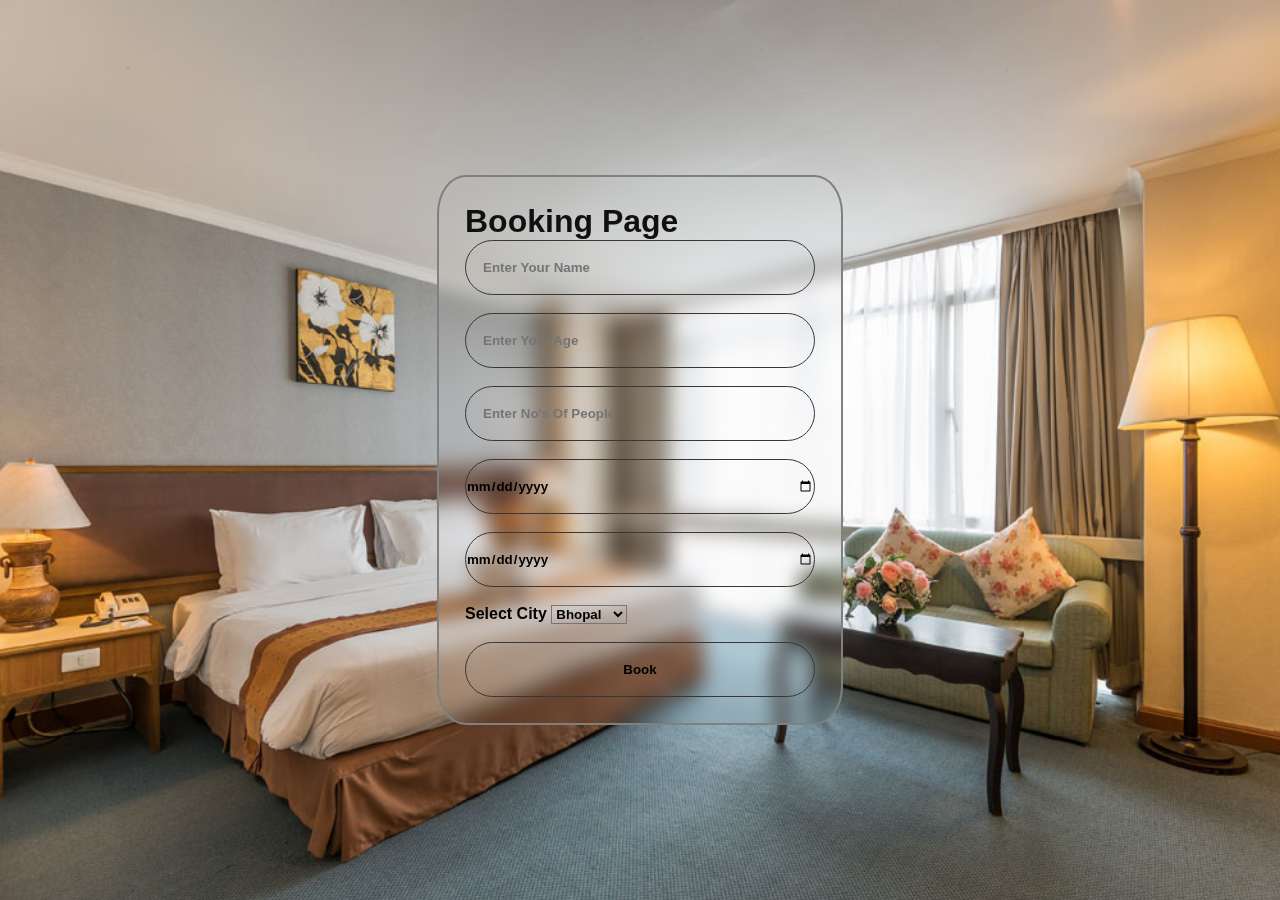
<file: booking.html>
<!DOCTYPE html>
<html lang="en">
<head>
    <meta charset="UTF-8">
    <meta name="viewport" content="width=device-width, initial-scale=1.0">
    <title>Document</title>
    <link rel="stylesheet" href="booking.css">
</head>
<body  >
    
    <section id="booking-page">
        <h1>Booking Page</h1>
        <form>
            <input type="text" placeholder="&emsp; Enter Your Name" id="name"><br><br>
            <input type="number" placeholder="&emsp; Enter Your Age" id="age"><br><br>
            <!-- <input type="number" placeholder="&emsp; Enter Your Number" id="number"><br><br> -->
            <!-- <input type="email" placeholder="&emsp; Enter Your Email" id="email"><br><br> -->
            <input type="number"  placeholder="&emsp; Enter No's Of People" id="people" ><br><br>
            <input type="date"  value="checkIn" id="checkIn" ><br><br>
            <input type="date" value="checkOut"  id="checkOut" ><br><br>
            Select City <select  name="" id="city"  >
                <option value="Bhopal">Bhopal</option>
                <option value="Indore">Indore</option>
                <option value="Goa">Goa</option>
                <option value="Kashmir">Kashmir</option>
                <option value="Delhi">Delhi</option>
                <option value="Rewa">Rewa</option>
            </select><br><br>
            <input type="submit" name="" id="" value="Book" onclick="return booking()">
        </form>
    </section>

    <script src="crud.js"></script>
</body>
</html>
</file>
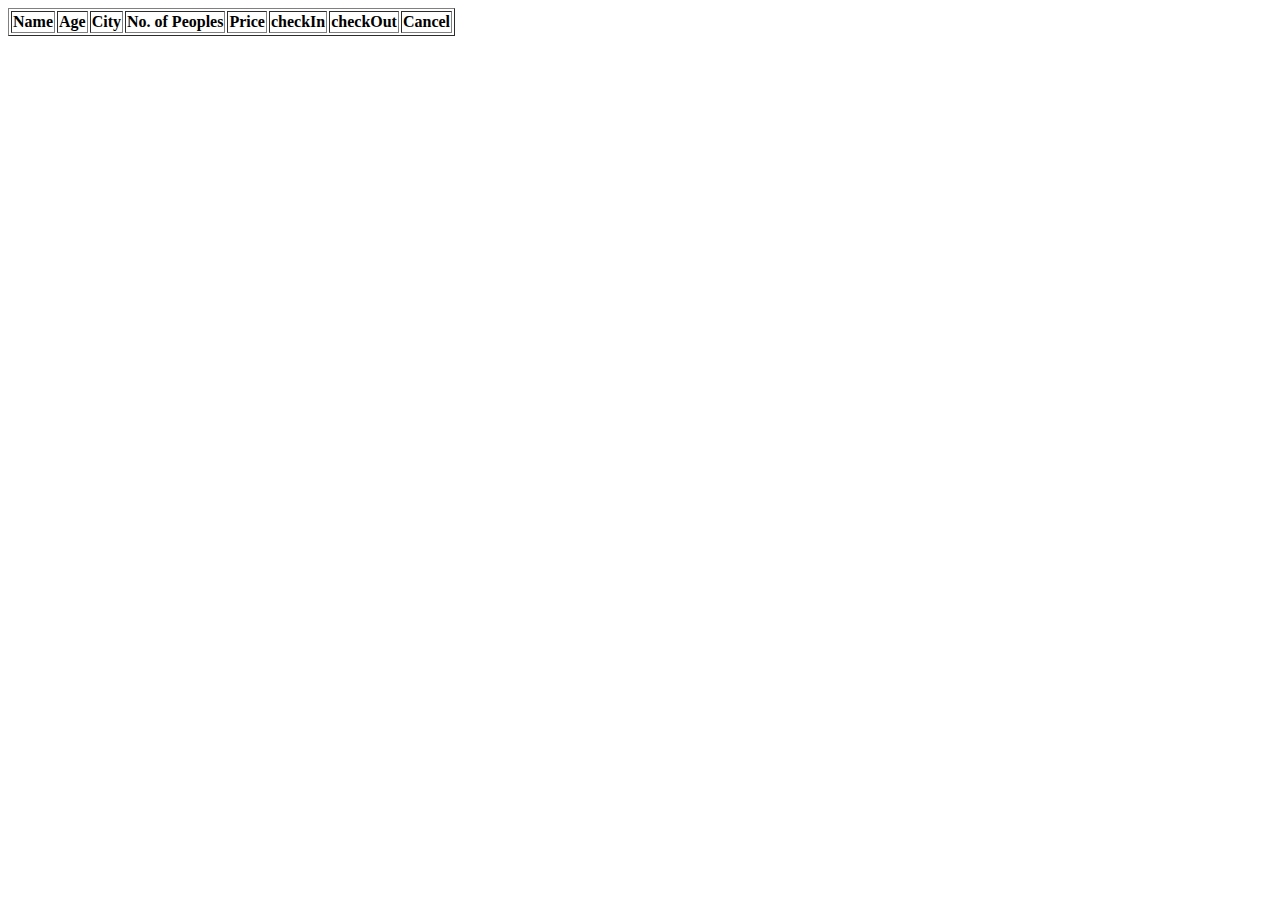
<file: crud.html>
<!DOCTYPE html>
<html lang="en">
<head>
    <meta charset="UTF-8">
    <meta name="viewport" content="width=device-width, initial-scale=1.0">
    <title>Document</title>
</head>
<body onload="fetchdata()">
    
    <table border="1" >
        <tr>
            <th>Name</th>
            <th>Age</th>
            <th>City</th>
            <th>No. of Peoples</th>
            <th>Price</th>
            <th>checkIn </th>
            <th>checkOut</th>
            <th>Cancel</th>
           
        </tr>

        <tbody id="datashow">

        </tbody>
    </table>


    <script src="crud.js"></script>
</body>
</html>
</file>
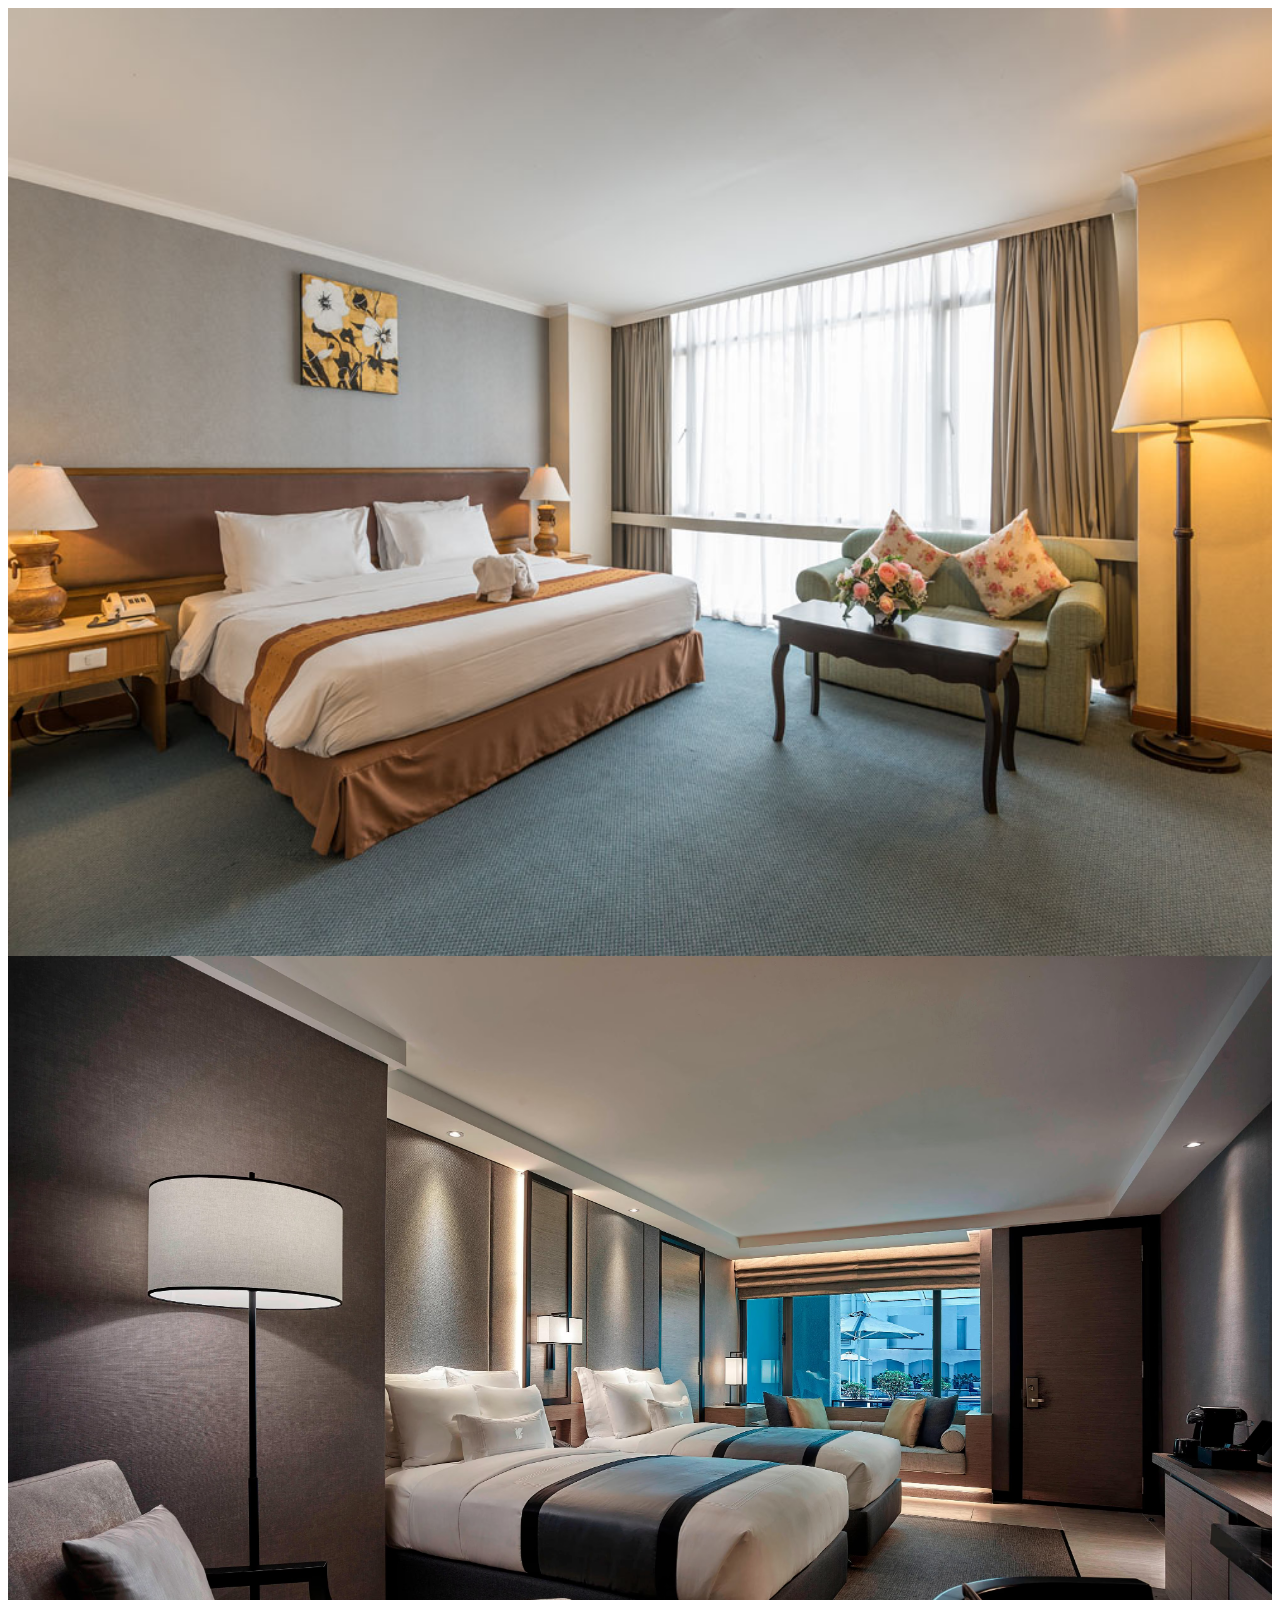
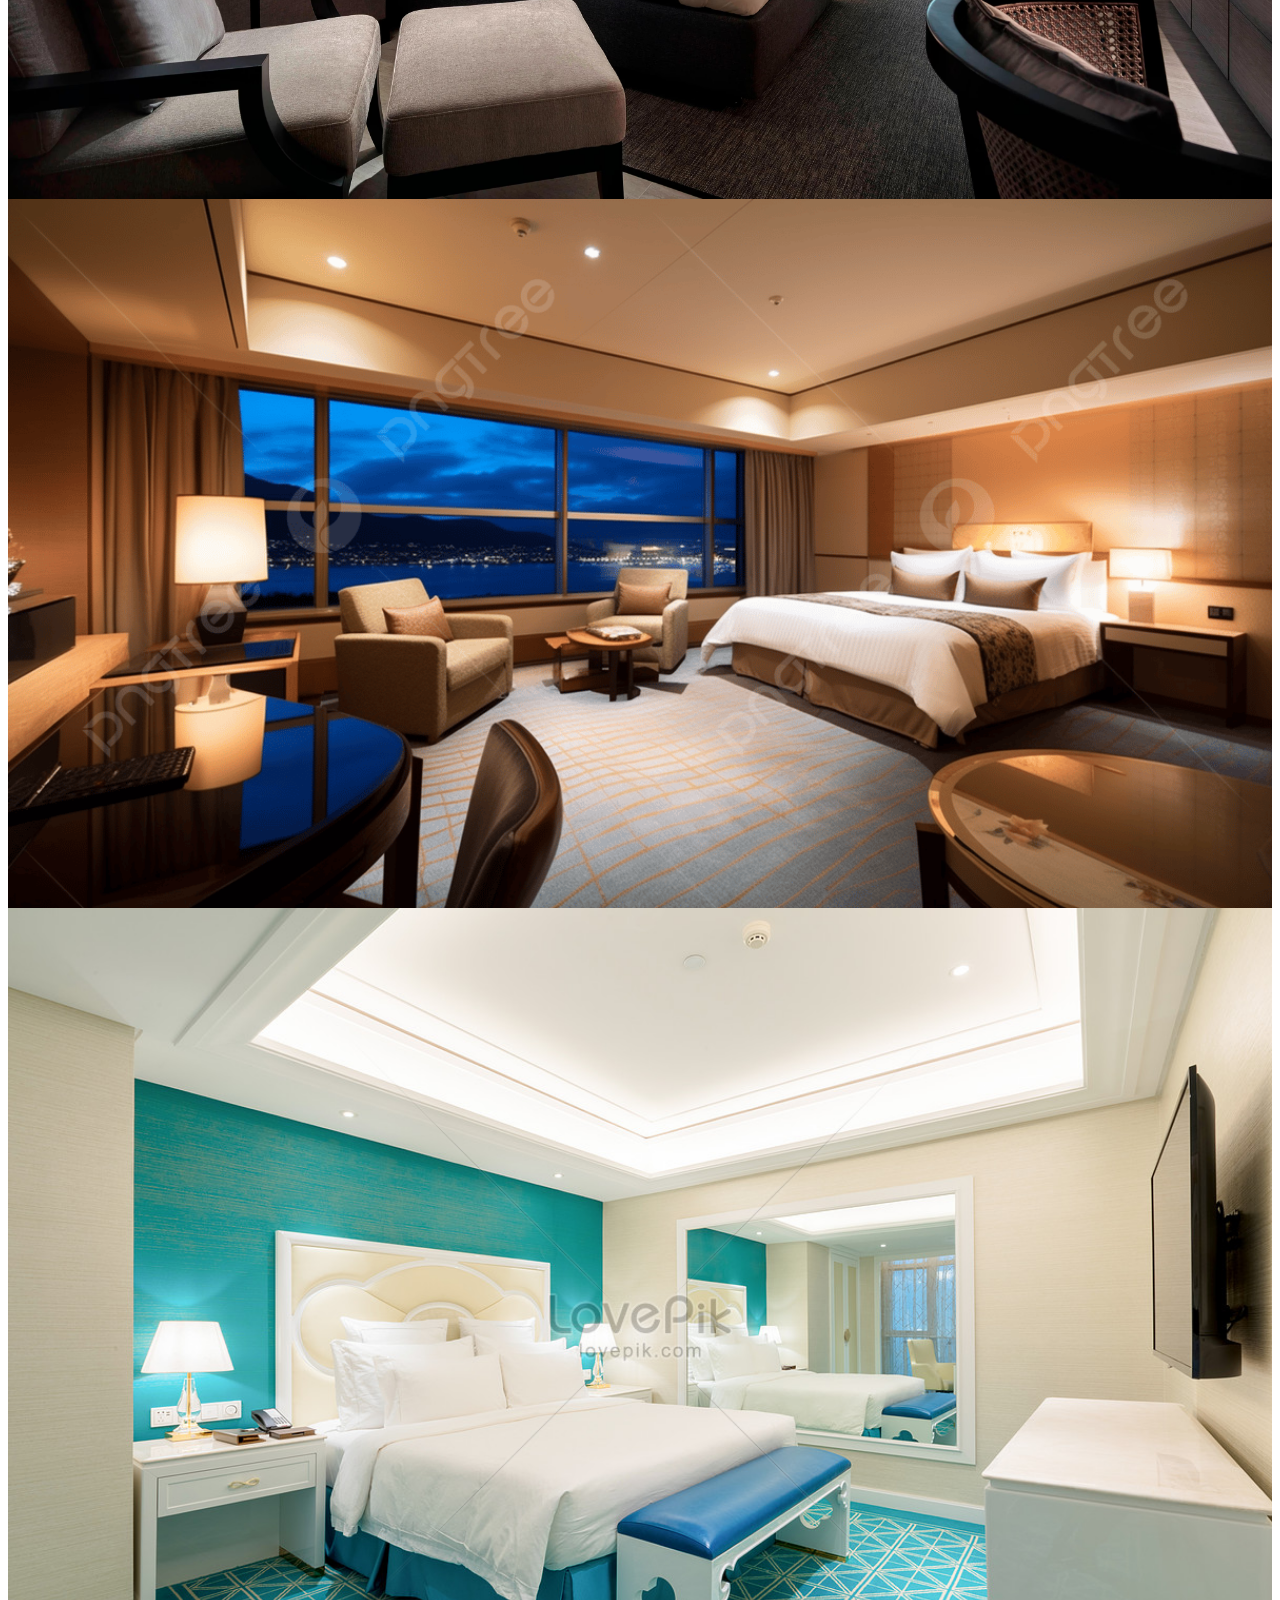
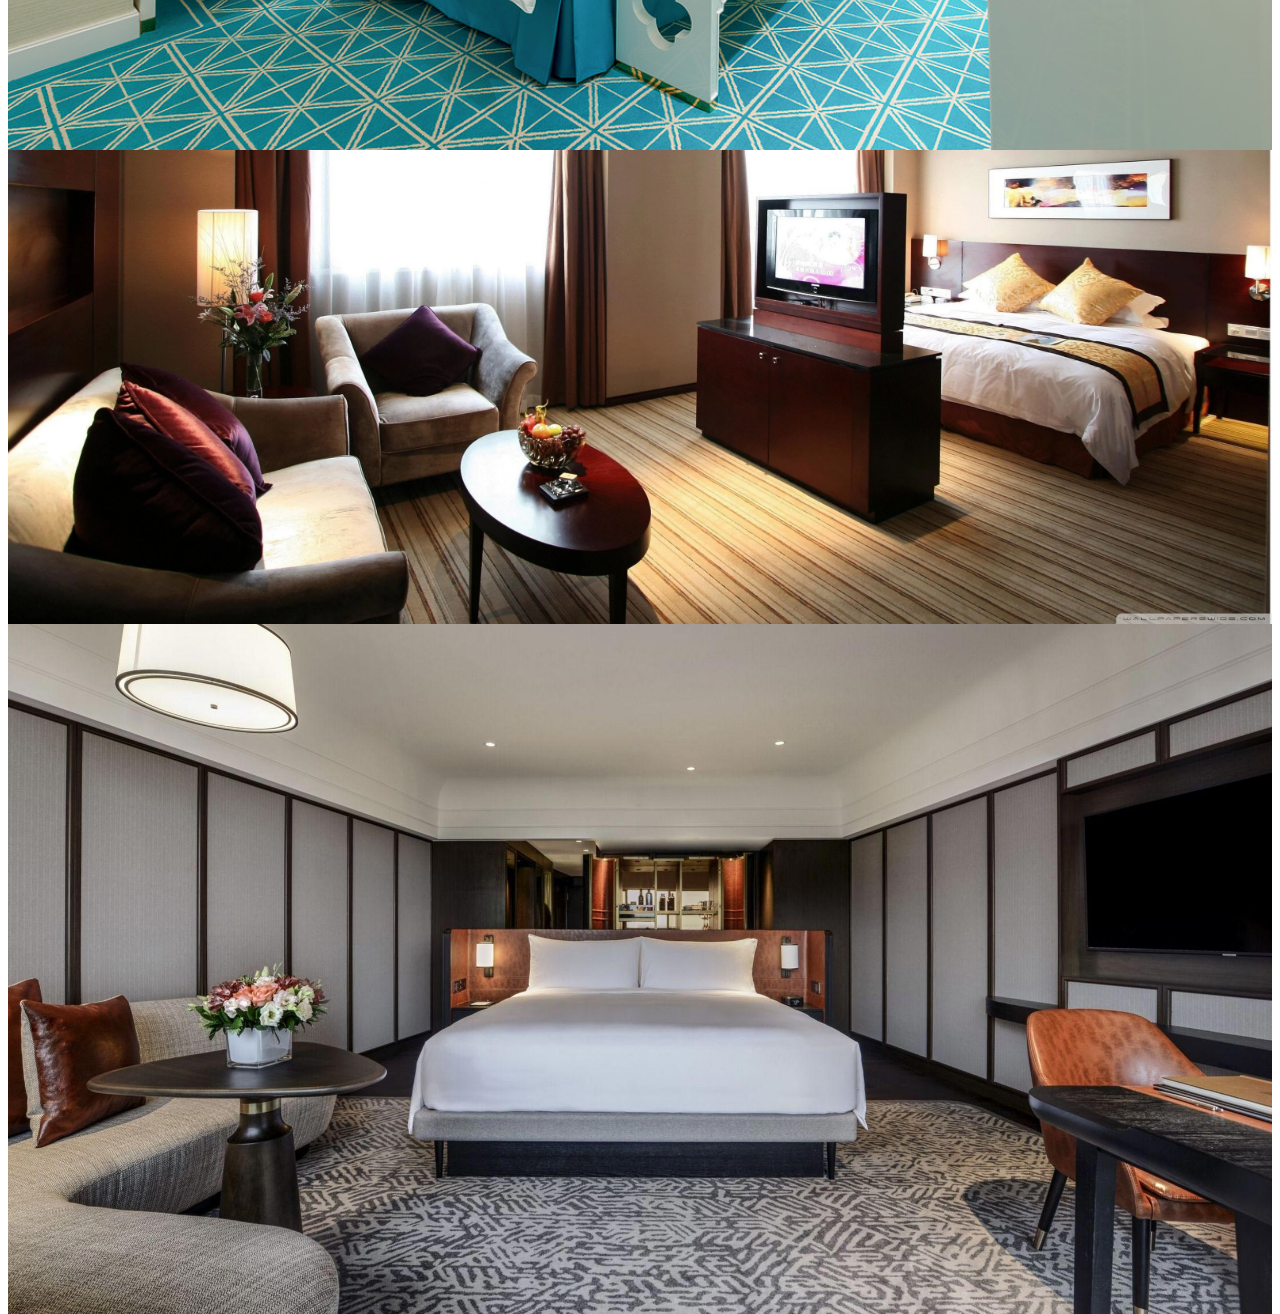
<file: garbage.html>
<!DOCTYPE html>
<html lang="en">
<head>
    <meta charset="UTF-8">
    <meta name="viewport" content="width=device-width, initial-scale=1.0">
    <title>Document</title>
</head>

<style>
    .swiper {
        width: 100%;
        height: 100vh;
      }
    
      .swiper-slide {
        text-align: center;
        font-size: 18px;
        background: #fff;
        display: flex;
        justify-content: center;
        align-items: center;
      }
    
      .swiper-slide img {
        display: block;
        width: 100%;
        height: 100%;
        object-fit: cover;
      }
    </style>
<body>
    <div class="swiper mySwiper">
        <div class="swiper-wrapper">
          <div class="swiper-slide"><img src="./IMAGES/agota.png" alt="" ></div>
          <div class="swiper-slide"><img src="./IMAGES/agota1.png" alt=""></div>
          <div class="swiper-slide"><img src="./IMAGES/agota6.png" alt=""></div>
          <div class="swiper-slide"><img src="./IMAGES/agota7.png" alt=""></div>
          <div class="swiper-slide"><img src="./IMAGES/agota8.png" alt=""></div>
          <div class="swiper-slide"><img src="./IMAGES/agota9.png" alt=""></div>
        </div>
           <!-- <h1>Urgench hotels & places to stay
        Search to compare prices and discover great deals with free cancellation</h1> -->
         <!-- Swiper -->
 
    <!-- <div class="swiper-button-next"></div>
    <div class="swiper-button-prev"></div> -->
  </div>
</body>
</html>
</file>
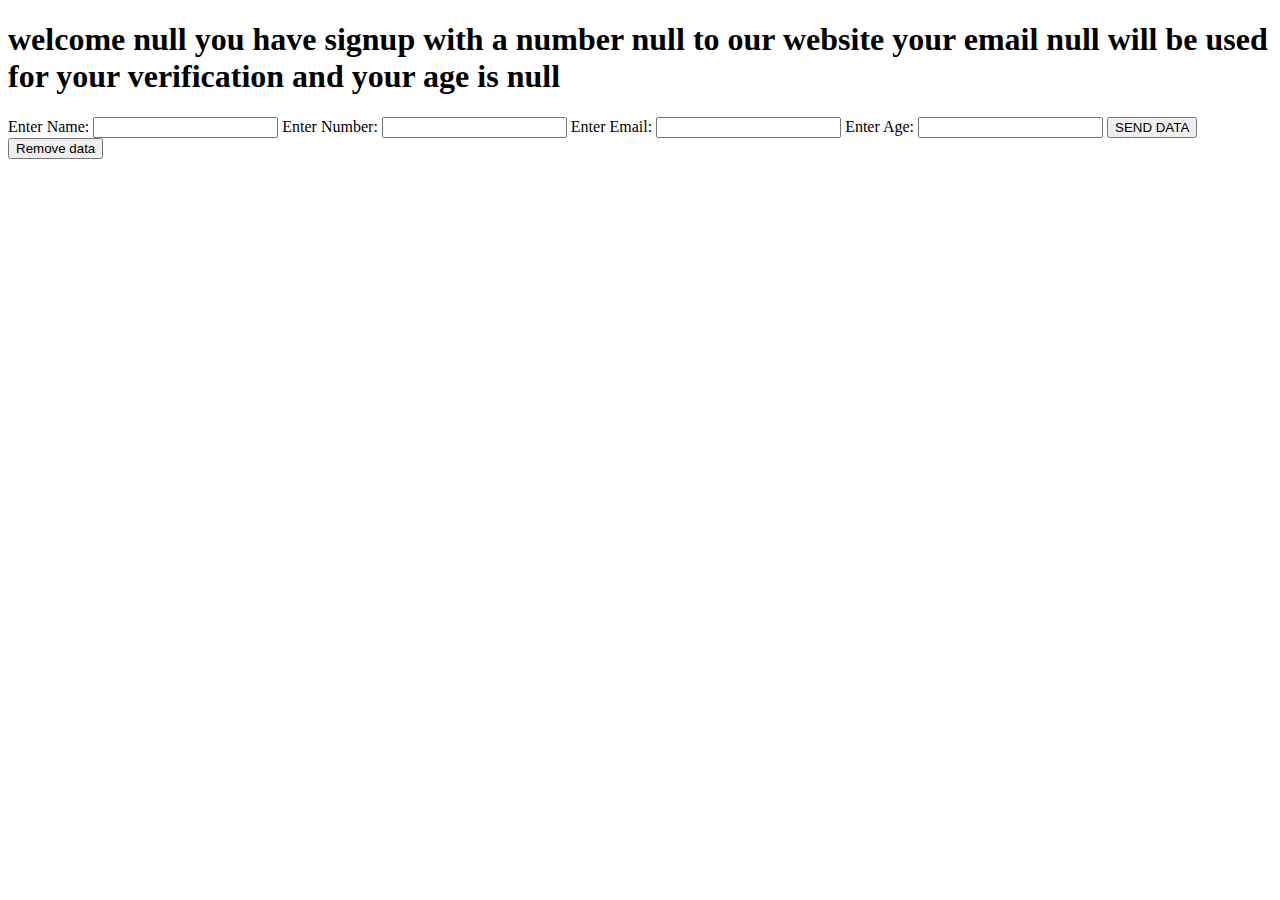
<file: localstorage.html>
<!DOCTYPE html>
<html lang="en">
<head>
    <meta charset="UTF-8">
    <meta name="viewport" content="width=device-width, initial-scale=1.0">
    <title>Document</title>
</head>
<body>
    <h1 id="show"></h1>
  Enter Name: <input type="text" id="inputname">
  Enter Number: <input type="number" id="inputnum">
  Enter Email:  <input type="email" id="inputemail">
  Enter Age: <input type="age" id="inputage">
    <button onclick="send()">SEND DATA</button>
    <button onclick="remove()">Remove data</button>

    <script src="localstorage.js"></script>
</body>
</html>
</file>
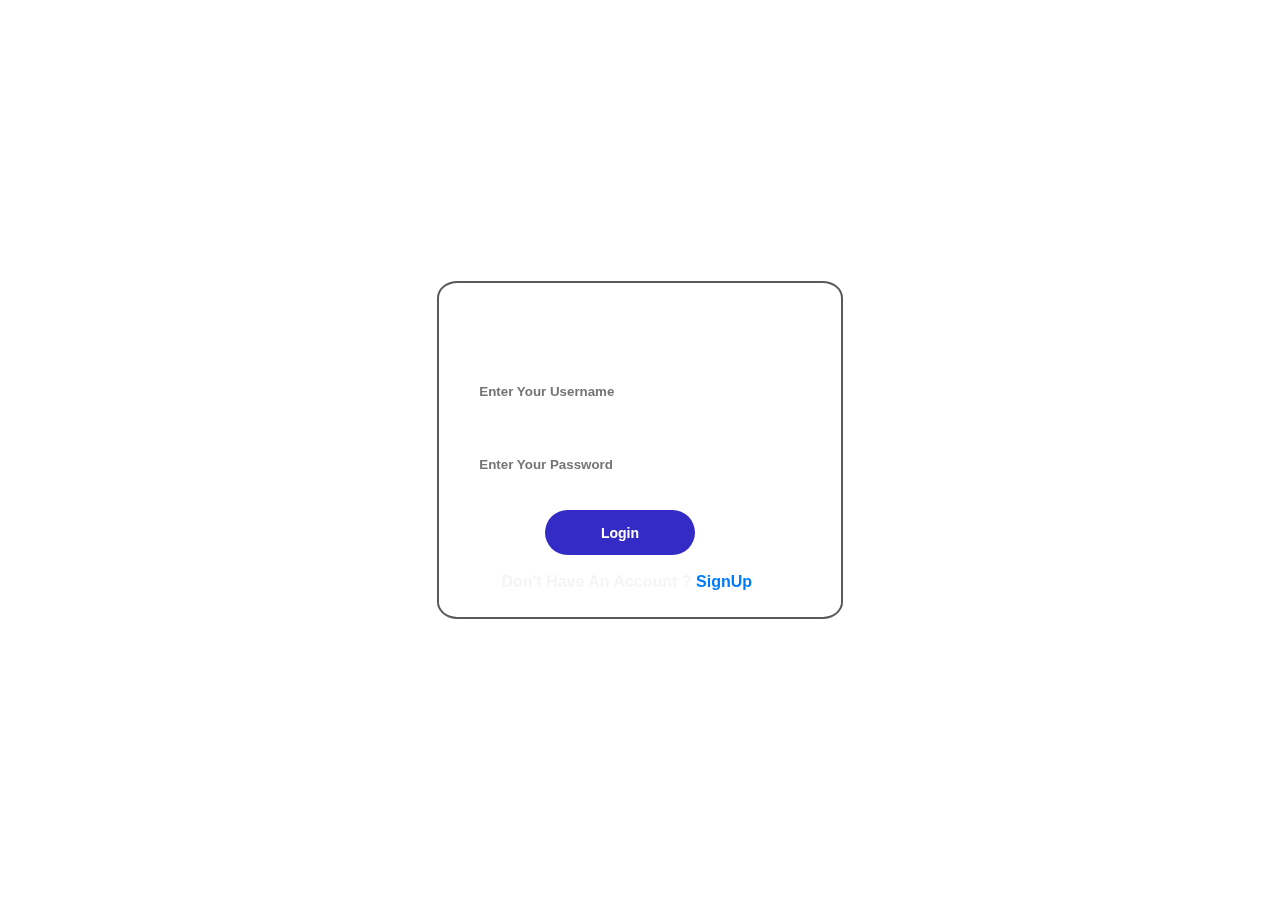
<file: login.html>
<!DOCTYPE html>
<html lang="en">
<head>
    <meta charset="UTF-8">
    <meta name="viewport" content="width=device-width, initial-scale=1.0">
    <title>Document</title>
    <link rel="stylesheet" href="login.css">
</head>
<body>
    
  <section id="loginpage">

    <form action=""  >

      <h1> &emsp; &emsp; &emsp; &emsp;Login Page</h1> <br>

      <p id="err"></p>

      <input type="text" placeholder="&emsp;Enter Your Username" id="username"> <br><br>

      <input type="password" placeholder="&emsp;Enter Your Password" id="userpass">  <br><br>

    &emsp;&emsp;&emsp;&emsp;&emsp;<input type="submit" class="send" value="Login" onclick="return login()" > <br> <br>

     <p> &emsp;&emsp; Don't Have An Account ? <a href="signUp.html">SignUp</a></p>

    </form>
  </section>
    <script src="local.js"></script>


  </body>
</html>
</file>
<file: booking.css>
*{
    margin: 0;
    padding: 0;
    box-sizing: border-box;
  font-family: Arial, Helvetica, sans-serif;
    font-weight: bold;
}


html{
    scroll-behavior: smooth;
}

body{
    width: 100%;
    height: 100vh;
    display: flex;
    justify-content: center;
    align-items: center;
    background-image: url(./IMAGES/agota.png);
    background-repeat: no-repeat;
    background-size: cover;
   
}

#booking-page{
    display: grid;
    border: 2px solid grey;
    padding: 2%;
    background-color: transparent;
    border-radius: 7%;
    backdrop-filter: blur(10px);
}


#booking-page .send{
    background-color: rgb(241, 194, 8);
    color: black;
    width: 150px;
    height:45px;
    font-size: 18px;
    border: 0px solid red;
    border-top-left-radius: 30px;
    border-top-right-radius: 30px;
    border-bottom-left-radius: 30px;
    border-bottom-right-radius: 30px;
}
#booking-page .send:hover{
    color: black ;
    background-color: rgb(237, 219, 154);
}

#booking-page input{
    width: 350px;
    height: 55px;
    background-color: transparent;
    color:black;
   border: 1px solid rgb(56, 54, 54);
   border-top-left-radius: 30px;
   border-top-right-radius: 30px;
   border-bottom-left-radius: 30px;
   border-bottom-right-radius: 30px;
   
}



#booking-page p a{
    text-decoration: none;
    color: red;
}

#booking-page h1{
    color: rgb(17, 16, 16);

}

#booking-page p{
    color: white;
}

#booking-page select{
    color: black;
    font-weight: 700;
    background-color: transparent;

}
</file>
<file: login.css>
*{
    margin: 0;
    padding: 0;
    box-sizing: border-box;
  font-family: Arial, Helvetica, sans-serif;
    font-weight: bold;
}


html{
    scroll-behavior: smooth;
}

body{
    width: 100%;
    height: 100vh;
    display: flex;
    justify-content: center;
    align-items: center;
    /* background-color: darkgray; */
}


#loginpage{
    display: grid;
    border: 2px solid rgba(82, 80, 80, 0.949);
    padding: 2%;
    background-color: transparent;
    border-radius: 5%;
      backdrop-filter: blur(5px);
}

#loginpage input{
    width: 350px;
    height: 55px;
    background-color: #ebebeb06;
    color:wheat;
   border: 1px solid rgba(255, 255, 255, 0.008);
   border-top-left-radius: 30px;
   border-top-right-radius: 30px;
   border-bottom-left-radius: 30px;
   border-bottom-right-radius: 30px;
}

#loginpage .send{
    background-color: rgb(52, 42, 197);
    color: white;
    width: 150px;
    height:45px;
    font-size: 14px;
    border: 0px solid red;
    border-top-left-radius: 25px;
    border-top-right-radius: 25px;
    border-bottom-left-radius: 25px;
    border-bottom-right-radius: 25px;
}

#loginpage p a{
    text-decoration: none;
    color: rgb(0, 123, 255);
}

#loginpage h1{
    color: white;
}

#loginpage p{
    color: whitesmoke;
}

#loginpage i{
    color: rgb(232, 232, 237);
}
</file>
